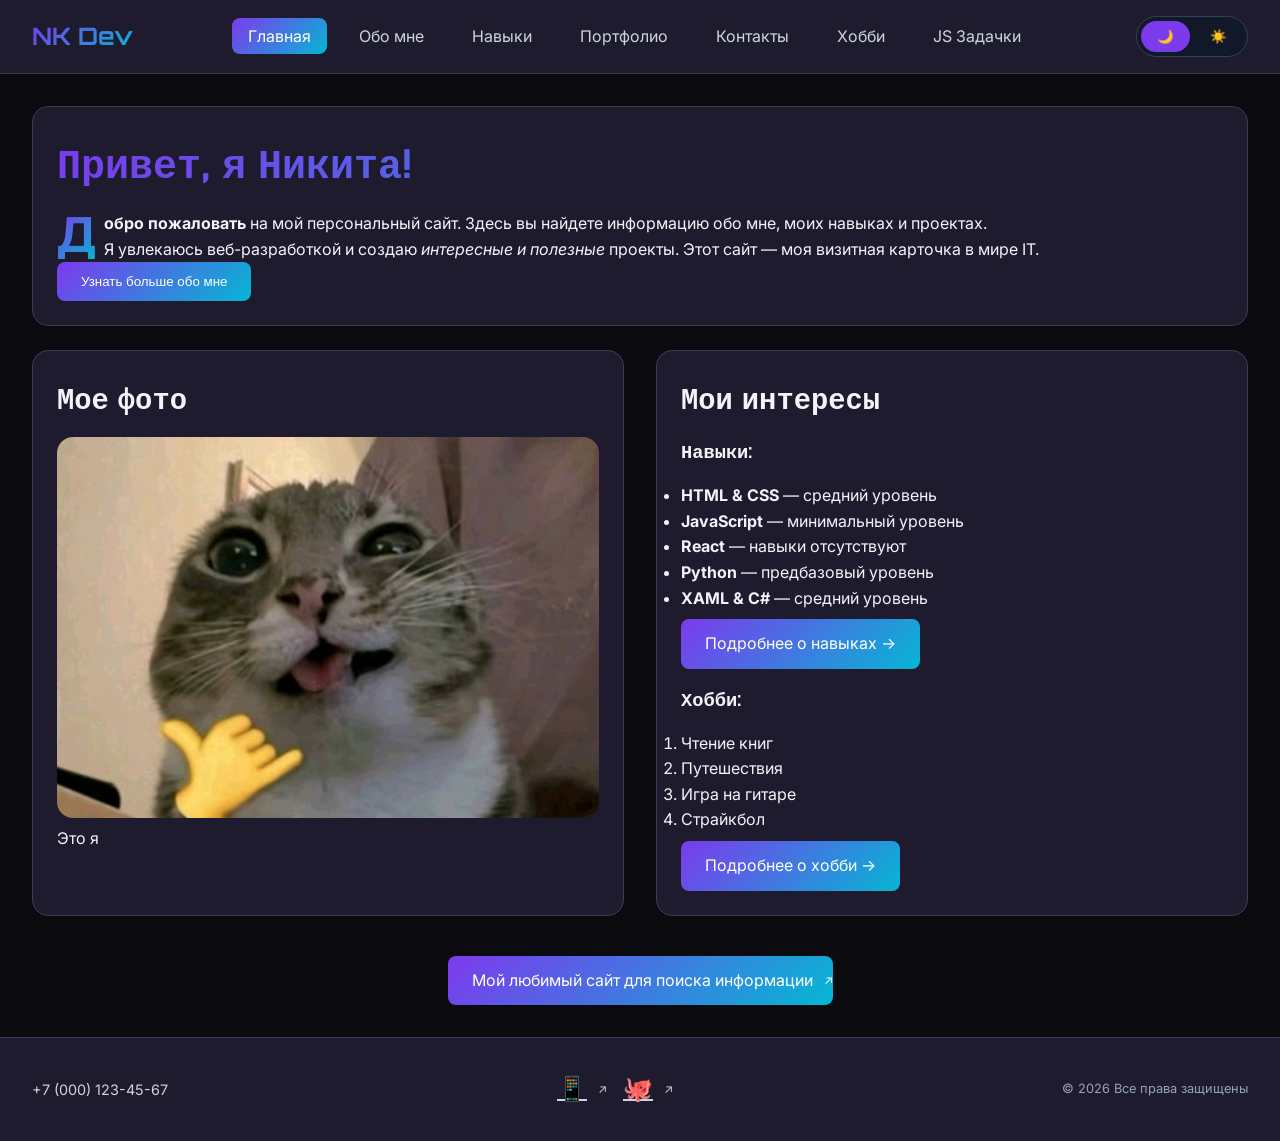
<file: Lab_works_Final/wwwroot/index.html>
﻿<!DOCTYPE html>
<html lang="ru">
<head>
    <meta charset="UTF-8" />
    <meta name="viewport" content="width=device-width, initial-scale=1.0" />
    <title>Главная | Никита — Веб-разработчик</title>
    <link rel="stylesheet" href="css/main.css" />
</head>
<body>
    <div id="header"></div>
    <main class="main-content" id="page-content"></main>
    <div id="footer"></div>
    <div id="modal" class="modal">
        <div class="modal-content">
            <h2>Уведомление</h2>
            <p id="modalMessage"></p>
            <button class="modal-close" id="closeModalBtn">Закрыть</button>
        </div>
    </div>
    <script type="module" src="js/main.js"></script>
</body>
</html>
</file>
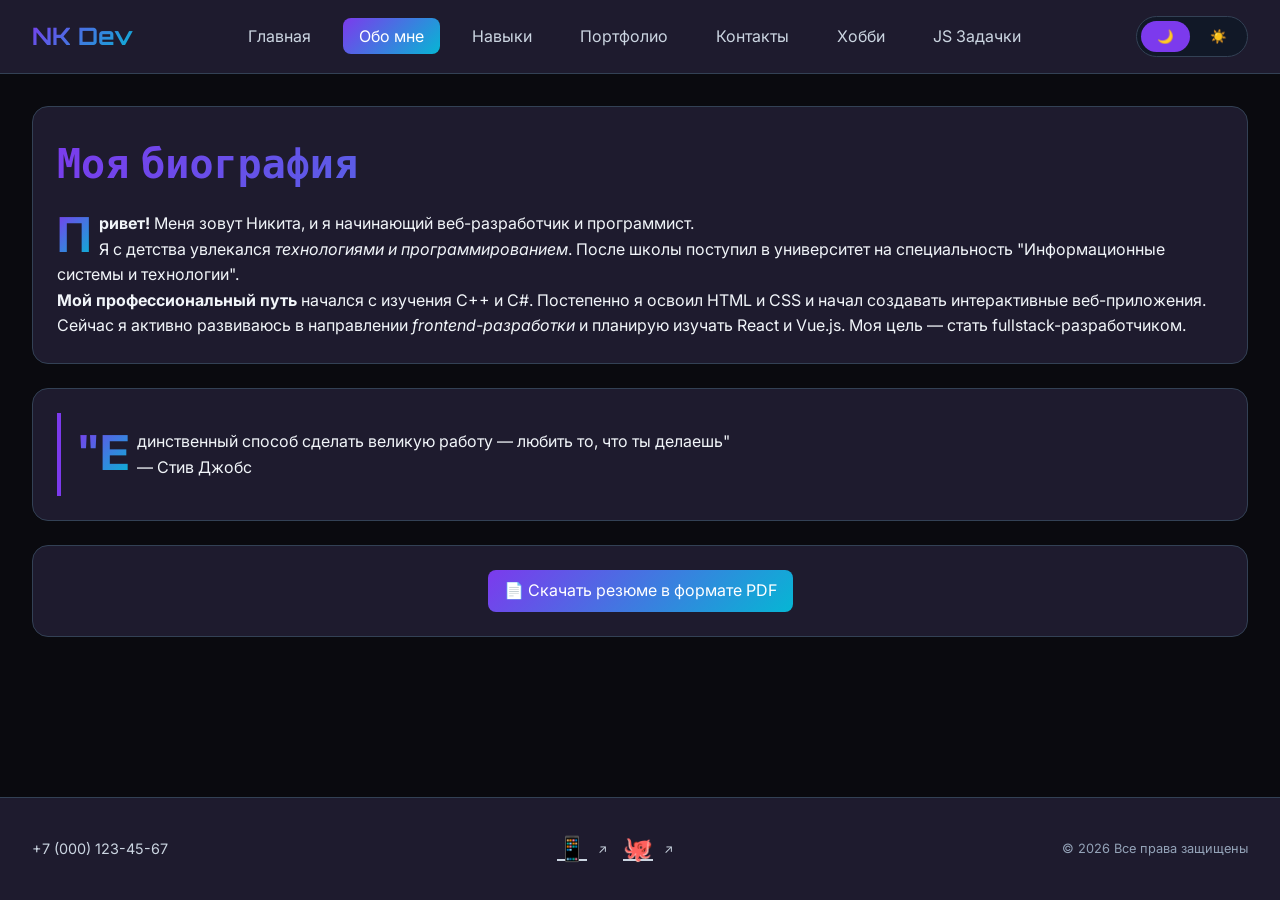
<file: Lab_works_Final/wwwroot/about.html>
﻿<!DOCTYPE html>
<html lang="ru">
<head>
    <meta charset="UTF-8">
    <meta name="viewport" content="width=device-width, initial-scale=1.0">
    <title>Обо мне | Никита — Веб-разработчик</title>
    <link rel="stylesheet" href="css/main.css">
</head>
<body>
    <div id="header"></div>
    <main class="main-content" id="page-content"></main>
    <div id="footer"></div>
    <div id="modal" class="modal">
        <div class="modal-content">
            <h2>Уведомление</h2>
            <p id="modalMessage"></p>
            <button class="modal-close" id="closeModalBtn">Закрыть</button>
        </div>
    </div>
    <script type="module" src="js/main.js"></script>
</body>
</html>
</file>
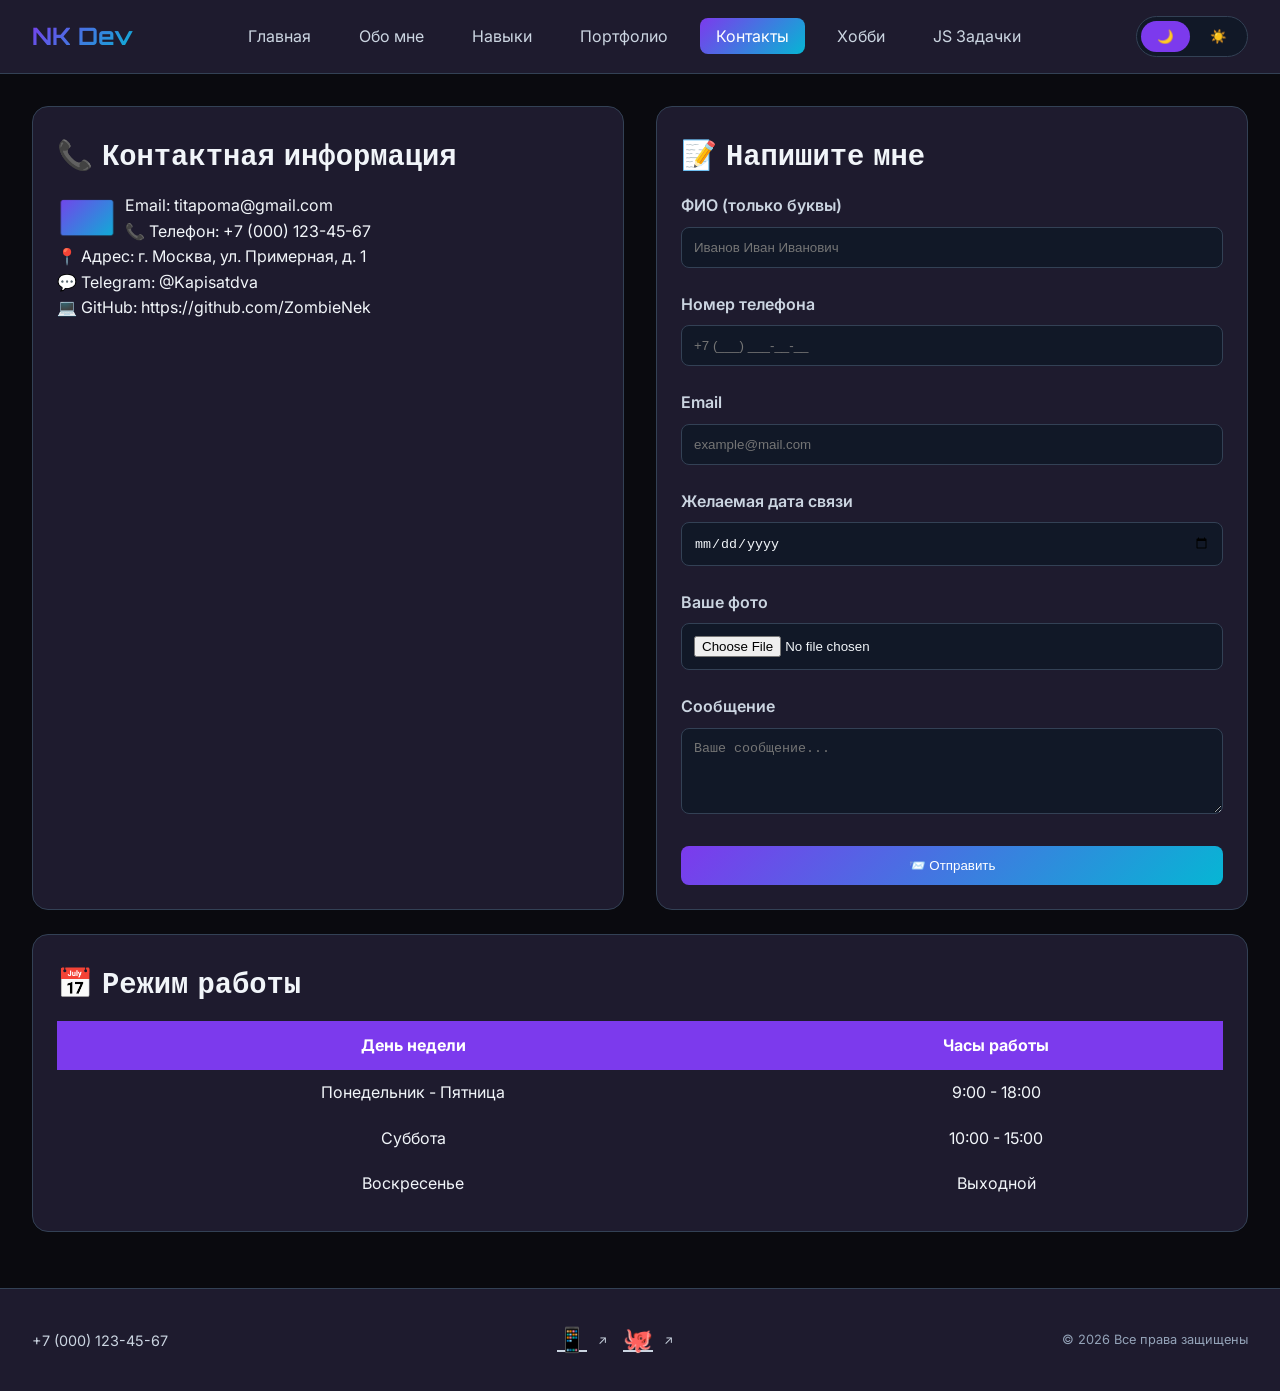
<file: Lab_works_Final/wwwroot/contacts.html>
﻿<!DOCTYPE html>
<html lang="ru">
<head>
    <meta charset="UTF-8">
    <meta name="viewport" content="width=device-width, initial-scale=1.0">
    <title>Контакты | Никита — Веб-разработчик</title>
    <link rel="stylesheet" href="css/main.css">
</head>
<body>
    <div id="header"></div>
    <main class="main-content" id="page-content"></main>
    <div id="footer"></div>
    <div id="modal" class="modal">
        <div class="modal-content">
            <h2>Уведомление</h2>
            <p id="modalMessage"></p>
            <button class="modal-close" id="closeModalBtn">Закрыть</button>
        </div>
    </div>
    <script type="module" src="js/main.js"></script>
</body>
</html>
</file>
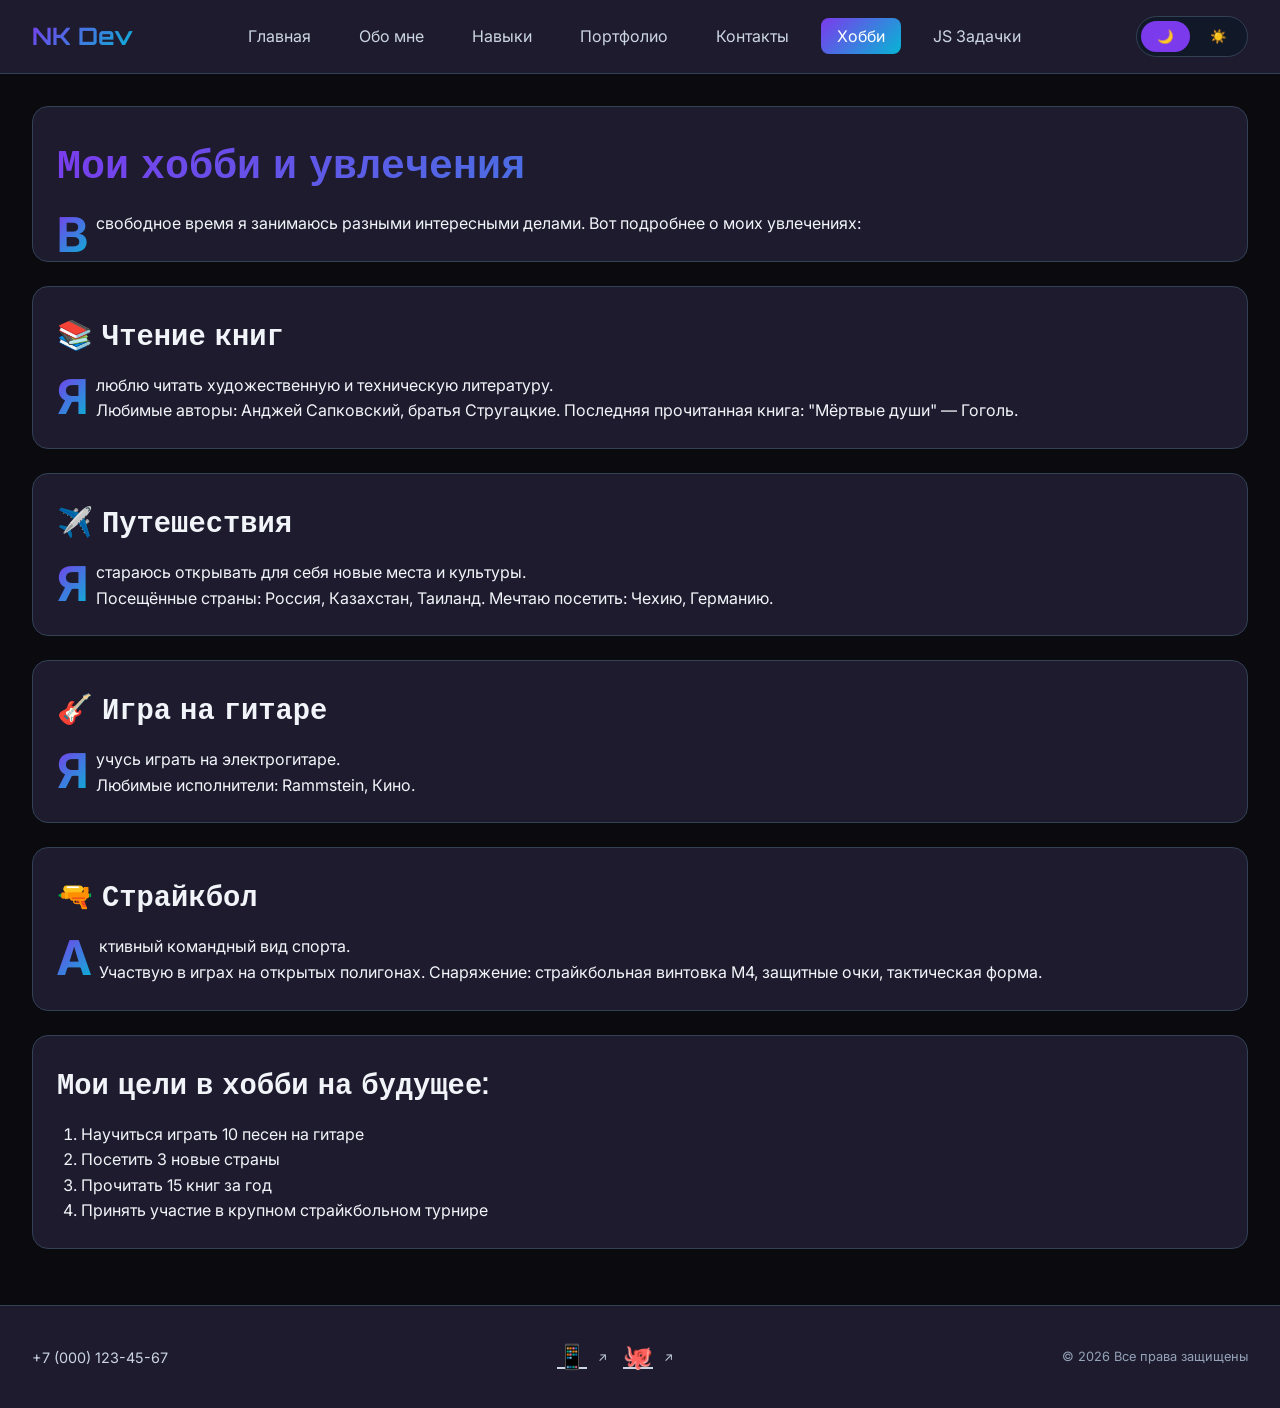
<file: Lab_works_Final/wwwroot/hobbies.html>
﻿<!DOCTYPE html>
<html lang="ru">
<head>
    <meta charset="UTF-8">
    <meta name="viewport" content="width=device-width, initial-scale=1.0">
    <title>Хобби | Никита — Веб-разработчик</title>
    <link rel="stylesheet" href="css/main.css">
</head>
<body>
    <div id="header"></div>
    <main class="main-content" id="page-content"></main>
    <div id="footer"></div>
    <div id="modal" class="modal">
        <div class="modal-content">
            <h2>Уведомление</h2>
            <p id="modalMessage"></p>
            <button class="modal-close" id="closeModalBtn">Закрыть</button>
        </div>
    </div>
    <script type="module" src="js/main.js"></script>
</body>
</html>
</file>
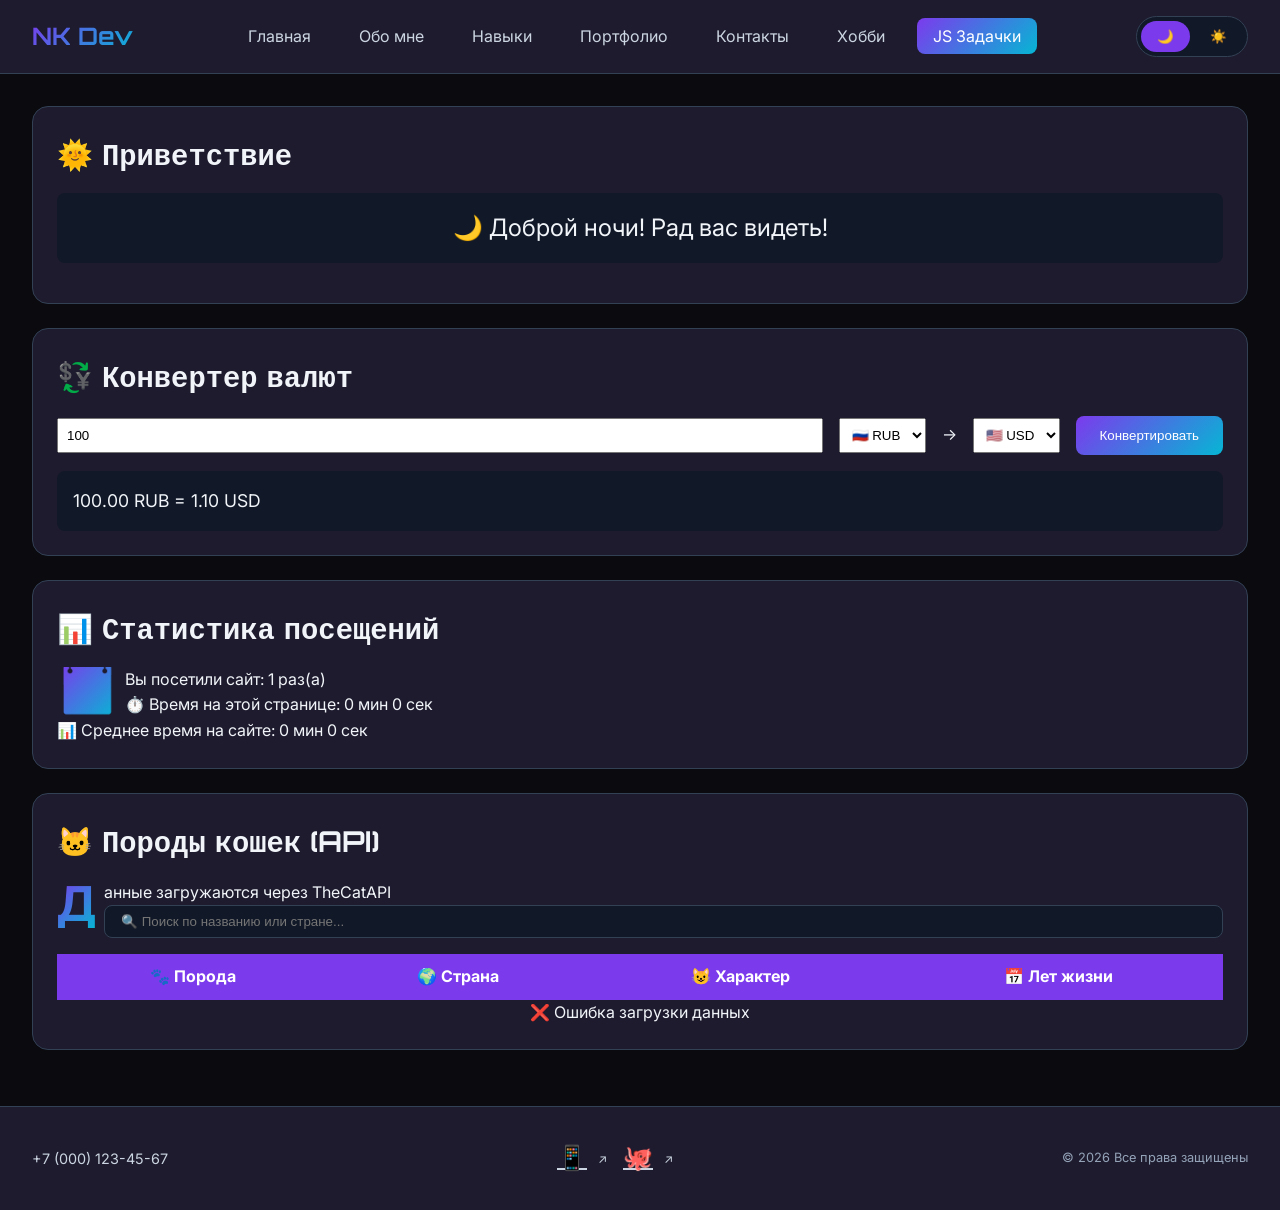
<file: Lab_works_Final/wwwroot/js-tasks.html>
﻿<!DOCTYPE html>
<html lang="ru">
<head>
    <meta charset="UTF-8">
    <meta name="viewport" content="width=device-width, initial-scale=1.0">
    <title>JS Задачки | Никита — Веб-разработчик</title>
    <link rel="stylesheet" href="css/main.css">
</head>
<body>
    <div id="header"></div>
    <main class="main-content" id="page-content"></main>
    <div id="footer"></div>
    <div id="modal" class="modal">
        <div class="modal-content">
            <h2>Уведомление</h2>
            <p id="modalMessage"></p>
            <button class="modal-close" id="closeModalBtn">Закрыть</button>
        </div>
    </div>
    <script type="module" src="js/main.js"></script>
</body>
</html>
</file>
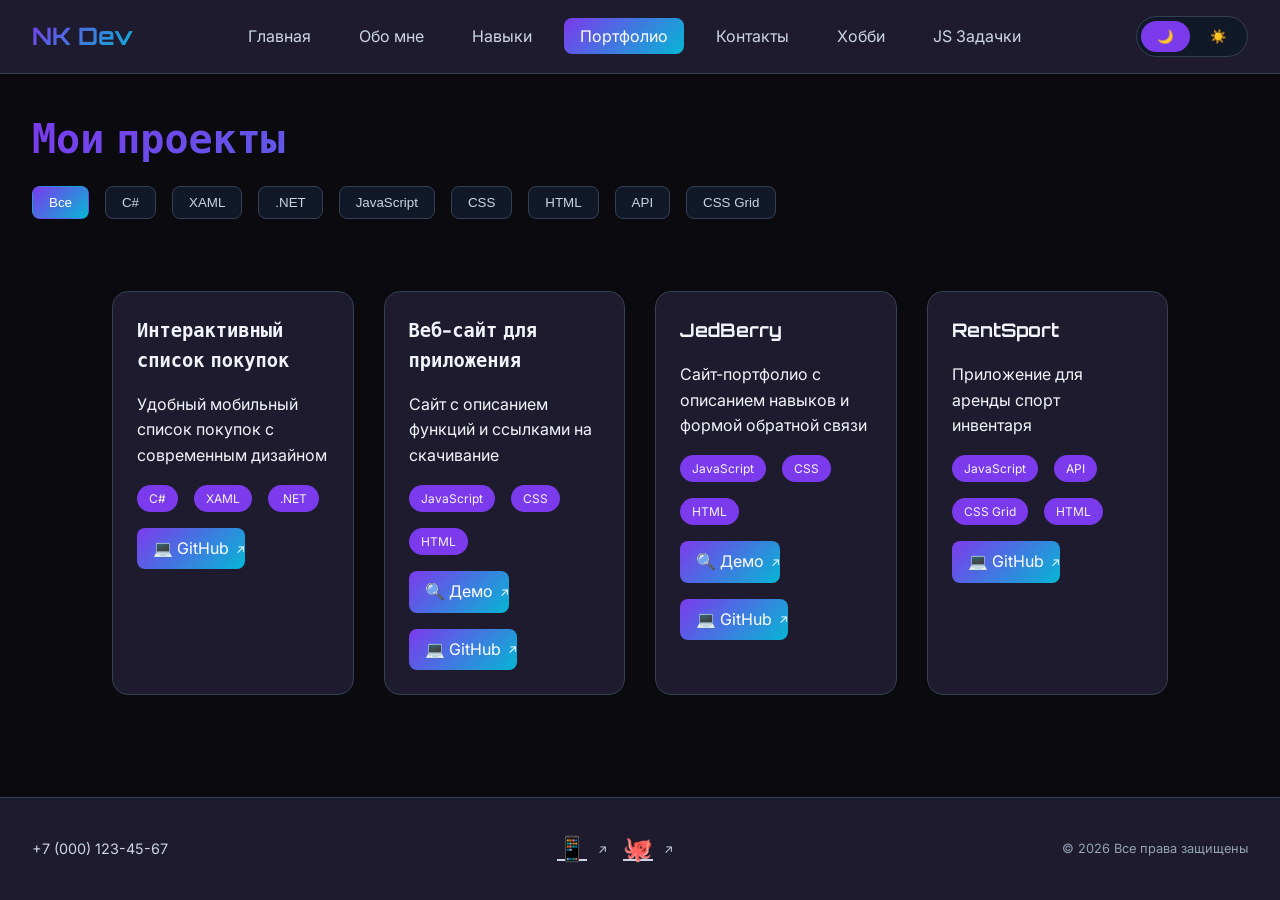
<file: Lab_works_Final/wwwroot/portfolio.html>
﻿<!DOCTYPE html>
<html lang="ru">
<head>
    <meta charset="UTF-8">
    <meta name="viewport" content="width=device-width, initial-scale=1.0">
    <title>Портфолио | Никита — Веб-разработчик</title>
    <link rel="stylesheet" href="css/main.css">
</head>
<body>
    <div id="header"></div>
    <main class="main-content" id="page-content"></main>
    <div id="footer"></div>
    <div id="modal" class="modal">
        <div class="modal-content">
            <h2>Уведомление</h2>
            <p id="modalMessage"></p>
            <button class="modal-close" id="closeModalBtn">Закрыть</button>
        </div>
    </div>
    <script type="module" src="js/main.js"></script>
</body>
</html>
</file>
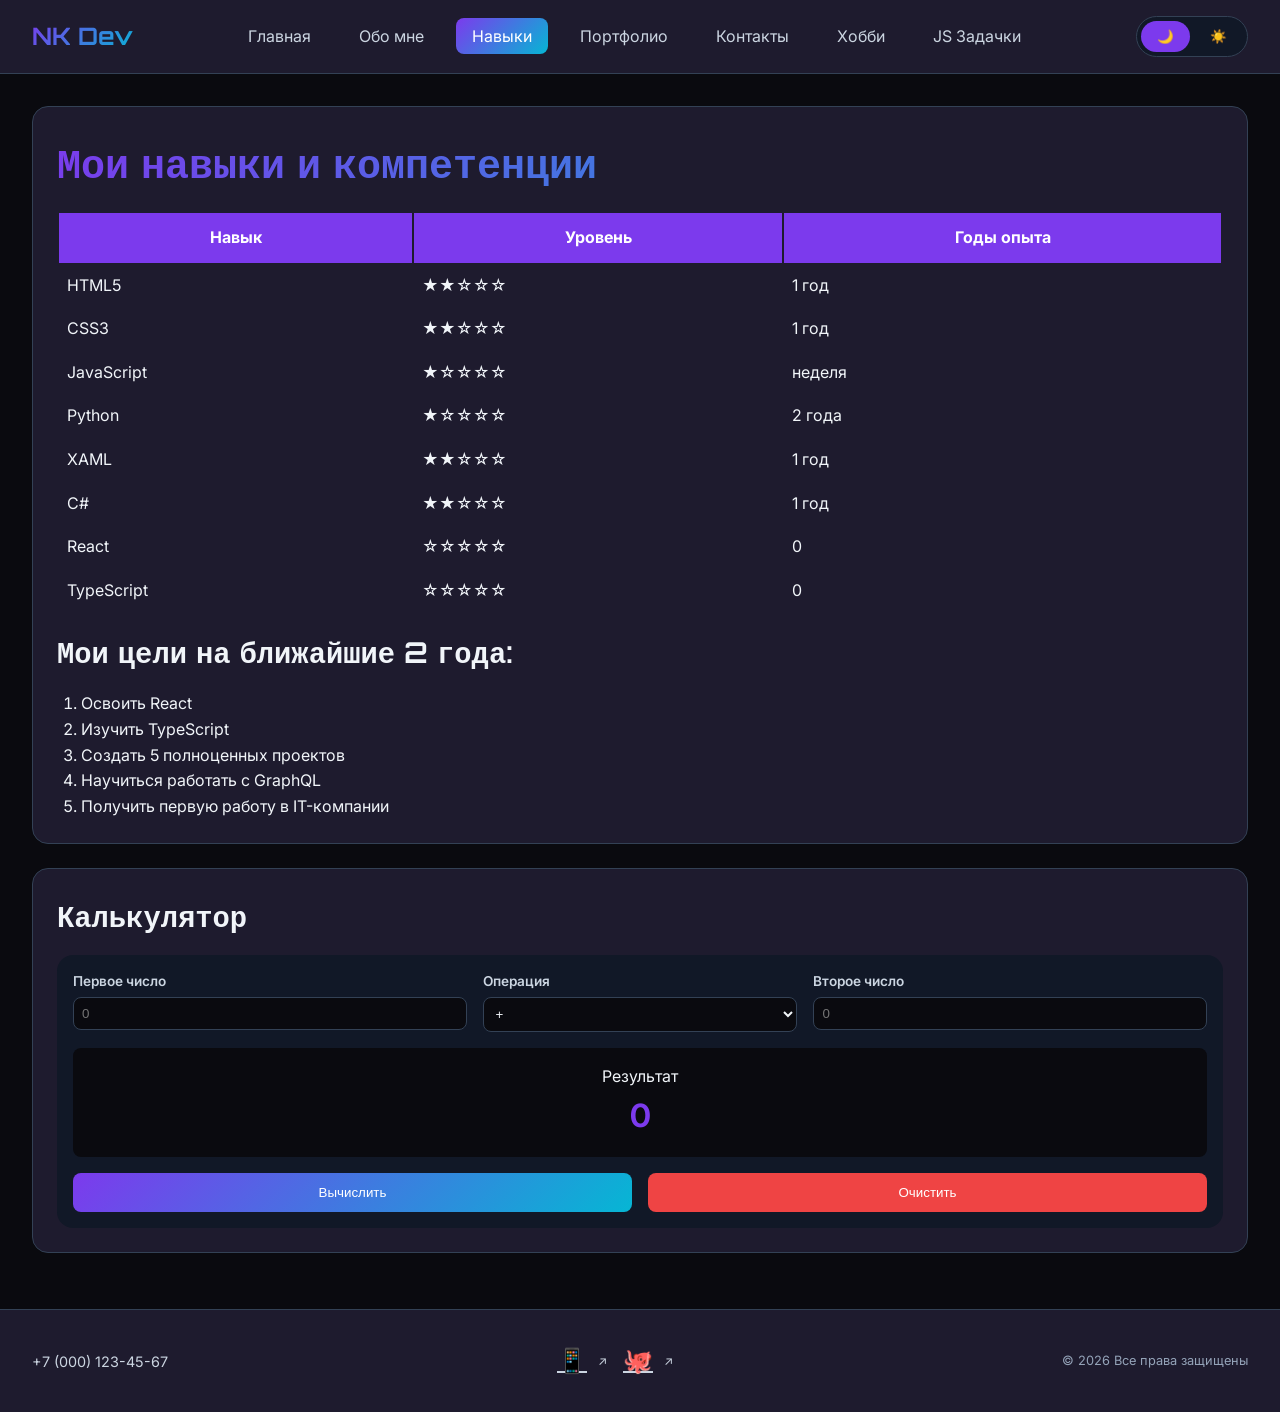
<file: Lab_works_Final/wwwroot/skills.html>
﻿<!DOCTYPE html>
<html lang="ru">
<head>
    <meta charset="UTF-8">
    <meta name="viewport" content="width=device-width, initial-scale=1.0">
    <title>Навыки | Никита — Веб-разработчик</title>
    <link rel="stylesheet" href="css/main.css">
</head>
<body>
    <div id="header"></div>
    <main class="main-content" id="page-content"></main>
    <div id="footer"></div>
    <div id="modal" class="modal">
        <div class="modal-content">
            <h2>Уведомление</h2>
            <p id="modalMessage"></p>
            <button class="modal-close" id="closeModalBtn">Закрыть</button>
        </div>
    </div>
    <script type="module" src="js/main.js"></script>
</body>
</html>
</file>
<file: Lab_works_Final/wwwroot/css/main.css>
﻿
@import url('https://fonts.googleapis.com/css2?family=Inter:opsz,wght@14..32,300;14..32,400;14..32,600;14..32,700&family=Orbitron:wght@400;600;700&display=swap');

/* Переменные (светлая тема)  */
:root {
    --primary: #7c3aed;
    --primary-dark: #5b21b6;
    --primary-light: #a78bfa;
    --secondary: #06b6d4;
    --secondary-dark: #0891b2;
    --accent: #8b5cf6;
    --bg-primary: #ffffff;
    --bg-secondary: #f8fafc;
    --bg-card: #ffffff;
    --bg-dark: #0f172a;
    --text-primary: #1e293b;
    --text-secondary: #64748b;
    --text-light: #94a3b8;
    --text-inverse: #ffffff;
    --border: #e2e8f0;
    --shadow-sm: 0 1px 2px 0 rgb(0 0 0 / 0.05);
    --shadow-md: 0 4px 6px -1px rgb(0 0 0 / 0.1);
    --shadow-lg: 0 10px 15px -3px rgb(0 0 0 / 0.1);
    --shadow-xl: 0 20px 25px -5px rgb(0 0 0 / 0.1);
    --transition: all 0.3s cubic-bezier(0.4, 0, 0.2, 1);
    --border-radius: 16px;
    --border-radius-sm: 8px;
}

/* Тёмная тема (по умолчанию) */
:root {
    --bg-primary: #0a0a0f;
    --bg-secondary: #111827;
    --bg-card: #1e1b2e;
    --bg-dark: #020617;
    --text-primary: #f1f5f9;
    --text-secondary: #cbd5e1;
    --text-light: #94a3b8;
    --border: #334155;
}


    /* Активация светлой темы */
    :root.light-theme {
        --bg-primary: #ffffff;
        --bg-secondary: #f8fafc;
        --bg-card: #ffffff;
        --bg-dark: #f1f5f9;
        --text-primary: #1e293b;
        --text-secondary: #475569;
        --text-light: #94a3b8;
        --border: #e2e8f0;
    }

/* Глобальные стили */
* {
    margin: 0;
    padding: 0;
    box-sizing: border-box;
}

body {
    font-family: 'Inter', sans-serif;
    background: var(--bg-primary);
    color: var(--text-primary);
    line-height: 1.6;
    min-height: 100vh;
    display: flex;
    flex-direction: column;
    transition: var(--transition);
}


/* Селекторы атрибутов */
a[href^="https://"] {
    position: relative;
    padding-right: 20px;
}

    a[href^="https://"]::after {
        content: "↗";
        position: absolute;
        right: 0;
        top: 50%;
        transform: translateY(-50%);
        font-size: 12px;
    }

a[href$=".pdf"] {
    background: linear-gradient(135deg, var(--primary), var(--secondary));
    padding: 8px 16px;
    border-radius: var(--border-radius-sm);
    display: inline-block;
}

input[required] {
    border-left: 3px solid var(--primary);
}

input[type="submit"],
button[type="submit"] {
    background: linear-gradient(135deg, var(--primary), var(--secondary));
    color: white;
    border: none;
    cursor: pointer;
}


/* Шапка и навигация */
.header {
    background: var(--bg-card);
    border-bottom: 1px solid var(--border);
    padding: 1rem 2rem;
    position: sticky;
    top: 0;
    z-index: 100;
    backdrop-filter: blur(10px);
}

.nav-container {
    max-width: 1400px;
    margin: 0 auto;
    display: flex;
    justify-content: space-between;
    align-items: center;
    flex-wrap: wrap;
}

.logo {
    font-family: 'Orbitron', monospace;
    font-size: 1.5rem;
    font-weight: 700;
    background: linear-gradient(135deg, var(--primary), var(--secondary));
    -webkit-background-clip: text;
    background-clip: text;
    color: transparent;
}

.nav-menu {
    display: flex;
    gap: 1rem;
    flex-wrap: wrap;
    list-style: none;
}

    .nav-menu li a {
        padding: 0.5rem 1rem;
        border-radius: var(--border-radius-sm);
        transition: var(--transition);
        color: var(--text-secondary);
        text-decoration: none;
    }

        .nav-menu li a:hover {
            background: var(--primary);
            color: white;
        }

        .nav-menu li a.active {
            background: linear-gradient(135deg, var(--primary), var(--secondary));
            color: white;
        }

/* Бургер-меню*/
.burger-btn {
    display: none;
    flex-direction: column;
    gap: 6px;
    cursor: pointer;
}

    .burger-btn span {
        width: 25px;
        height: 2px;
        background: var(--text-primary);
        transition: var(--transition);
    }

#menuToggle {
    display: none;
}


/* Основные блоки и карточки */
.main-content {
    flex: 1;
    max-width: 1400px;
    margin: 0 auto;
    padding: 2rem;
    width: 100%;
}

.card {
    background: var(--bg-card);
    border-radius: var(--border-radius);
    padding: 1.5rem;
    margin-bottom: 1.5rem;
    border: 1px solid var(--border);
    transition: var(--transition);
}

    .card:hover {
        transform: translateY(-4px);
        box-shadow: var(--shadow-lg);
    }

    .card p:first-of-type::first-letter {
        font-size: 3rem;
        font-weight: 700;
        background: linear-gradient(135deg, var(--primary), var(--secondary));
        -webkit-background-clip: text;
        background-clip: text;
        color: transparent;
        float: left;
        margin-right: 0.5rem;
        line-height: 1;
    }


/* Заголовки */
h1, h2, h3, h4, h5, h6 {
    font-family: 'Orbitron', monospace;
    margin-bottom: 1rem;
}

h1 {
    font-size: 2.5rem;
    background: linear-gradient(135deg, var(--primary), var(--secondary));
    -webkit-background-clip: text;
    background-clip: text;
    color: transparent;
}

h2 {
    font-size: 1.8rem;
    color: var(--text-primary);
}


/* Портфолио */
.projects-grid {
    display: grid;
    grid-template-columns: repeat(auto-fill, minmax(300px, 1fr));
    gap: 1.5rem;
}

.project-card {
    background: var(--bg-card);
    border-radius: var(--border-radius);
    padding: 1.5rem;
    border: 1px solid var(--border);
    transition: var(--transition);
    display: flex;
    flex-direction: column;
}

    .project-card:hover {
        transform: translateY(-8px);
        box-shadow: var(--shadow-xl);
        border-color: var(--primary);
    }

.filter-bar {
    display: flex;
    gap: 1rem;
    margin-bottom: 2rem;
    flex-wrap: wrap;
}

.filter-btn {
    padding: 0.5rem 1rem;
    border-radius: var(--border-radius-sm);
    background: var(--bg-secondary);
    color: var(--text-secondary);
    border: 1px solid var(--border);
    cursor: pointer;
    transition: var(--transition);
}

    .filter-btn:hover,
    .filter-btn.active {
        background: linear-gradient(135deg, var(--primary), var(--secondary));
        color: white;
        border-color: transparent;
    }


/* Таблицы */
.ram-table-container {
    overflow-x: auto;
    margin-top: 2rem;
}

.ram-table {
    width: 100%;
    border-collapse: collapse;
    background: var(--bg-card);
    border-radius: var(--border-radius);
    overflow: hidden;
}

    .ram-table th {
        background: linear-gradient(135deg, var(--primary), var(--secondary));
        color: white;
        padding: 1rem;
        text-align: left;
        cursor: pointer;
    }

    .ram-table td {
        padding: 0.75rem 1rem;
        border-bottom: 1px solid var(--border);
    }

    .ram-table tr:hover {
        background: rgba(124, 58, 237, 0.1);
    }

.table-filters {
    display: flex;
    gap: 1rem;
    margin-bottom: 1rem;
    flex-wrap: wrap;
}

.table-search {
    padding: 0.5rem 1rem;
    border-radius: var(--border-radius-sm);
    border: 1px solid var(--border);
    background: var(--bg-secondary);
    color: var(--text-primary);
    flex: 1;
}


/* Формы и валидация */
.form-group {
    margin-bottom: 1.5rem;
}

    .form-group label {
        display: block;
        margin-bottom: 0.5rem;
        font-weight: 600;
        color: var(--text-secondary);
    }

    .form-group input,
    .form-group textarea,
    .form-group select {
        width: 100%;
        padding: 0.75rem;
        border-radius: var(--border-radius-sm);
        border: 1px solid var(--border);
        background: var(--bg-secondary);
        color: var(--text-primary);
        transition: var(--transition);
    }

        .form-group input:focus,
        .form-group textarea:focus,
        .form-group select:focus {
            outline: none;
            border-color: var(--primary);
            box-shadow: 0 0 0 2px rgba(124, 58, 237, 0.2);
        }

        .form-group input.valid-field {
            border-color: #10b981;
        }

        .form-group input.invalid-field {
            border-color: #ef4444;
        }

.error-message {
    color: #ef4444;
    font-size: 0.75rem;
    margin-top: 0.25rem;
    display: block;
}


/* Кнопки */
.btn {
    padding: 0.75rem 1.5rem;
    border-radius: var(--border-radius-sm);
    background: linear-gradient(135deg, var(--primary), var(--secondary));
    color: white;
    border: none;
    cursor: pointer;
    transition: var(--transition);
    text-decoration: none;
    display: inline-block;
}

    .btn:hover {
        transform: translateY(-2px);
        box-shadow: var(--shadow-lg);
    }


/* Модальное окно */
.modal {
    display: none;
    position: fixed;
    top: 0;
    left: 0;
    width: 100%;
    height: 100%;
    background: rgba(0, 0, 0, 0.8);
    backdrop-filter: blur(4px);
    z-index: 1000;
    justify-content: center;
    align-items: center;
}

.modal-content {
    background: var(--bg-card);
    padding: 2rem;
    border-radius: var(--border-radius);
    max-width: 400px;
    width: 90%;
    text-align: center;
    border: 1px solid var(--border);
}

.modal-close {
    margin-top: 1rem;
    padding: 0.5rem 1rem;
    background: var(--primary);
    color: white;
    border: none;
    border-radius: var(--border-radius-sm);
    cursor: pointer;
}


/* Переключатель темы */
.theme-switch {
    background: var(--bg-secondary);
    border: 1px solid var(--border);
    border-radius: 2rem;
    padding: 0.25rem;
    display: flex;
    gap: 0.25rem;
    cursor: pointer;
}

    .theme-switch button {
        padding: 0.5rem 1rem;
        border-radius: 1.5rem;
        background: transparent;
        border: none;
        color: var(--text-secondary);
        cursor: pointer;
        transition: var(--transition);
    }

        .theme-switch button.active {
            background: var(--primary);
            color: white;
        }


/* Калькулятор */
.calculator {
    background: var(--bg-secondary);
    border-radius: var(--border-radius);
    padding: 1rem;
}

.calc-inputs {
    display: grid;
    grid-template-columns: 1fr 0.8fr 1fr;
    gap: 1rem;
    margin-bottom: 1rem;
}

.input-group {
    display: flex;
    flex-direction: column;
    gap: 0.25rem;
}

    .input-group label {
        font-size: 0.85rem;
        font-weight: 600;
        color: var(--text-secondary);
    }

    .input-group input,
    .input-group select {
        padding: 0.5rem;
        border-radius: var(--border-radius-sm);
        border: 1px solid var(--border);
        background: var(--bg-primary);
        color: var(--text-primary);
    }

.calc-result {
    text-align: center;
    padding: 1rem;
    background: var(--bg-primary);
    border-radius: var(--border-radius-sm);
    margin-bottom: 1rem;
}

.result-display {
    font-size: 2rem;
    font-weight: 700;
    color: var(--primary);
    min-height: 3rem;
}

.calc-actions {
    display: flex;
    gap: 1rem;
}


/* Подвал */
.footer {
    background: var(--bg-card);
    border-top: 1px solid var(--border);
    padding: 2rem;
    text-align: center;
    margin-top: auto;
    display: flex;
    justify-content: space-between;
    align-items: center;
    flex-wrap: wrap;
    gap: 1rem;
}

.footer-contacts p {
    color: var(--text-secondary);
    font-size: 0.9rem;
}

.footer-social {
    display: flex;
    gap: 1rem;
}

    .footer-social a {
        color: var(--text-secondary);
        font-size: 1.5rem;
        transition: var(--transition);
    }

        .footer-social a:hover {
            color: var(--primary);
            transform: scale(1.1);
        }

.footer-copyright p {
    color: var(--text-light);
    font-size: 0.8rem;
}


/* Адаптив */

/* Мобильные (до 550px) */
@media (max-width: 550px) {
    .burger-btn {
        display: flex;
    }

    .nav-menu {
        display: none;
        width: 100%;
        flex-direction: column;
        padding-top: 1rem;
        gap: 0.5rem;
    }

    #menuToggle:checked ~ .nav-menu {
        display: flex;
    }

    .nav-menu li a {
        display: block;
        width: 100%;
        text-align: center;
    }

    .projects-grid {
        grid-template-columns: 1fr !important;
        gap: 15px;
        padding: 10px;
    }

    .main-content {
        padding: 0.8rem;
    }

    h1 {
        font-size: 1.5rem;
    }

    h2 {
        font-size: 1.2rem;
    }

    .container {
        flex-direction: column !important;
    }

    .flex {
        flex-direction: column;
    }

    .card {
        padding: 0.8rem;
        margin-bottom: 1rem;
    }

    .calc-inputs {
        grid-template-columns: 1fr;
    }

    .filter-bar {
        flex-direction: column;
        gap: 8px;
    }

    .filter-btn {
        width: 100%;
    }

    table {
        font-size: 12px;
    }

    th, td {
        padding: 6px !important;
    }

    .footer {
        flex-direction: column;
        gap: 0.5rem;
    }
}

/* Планшеты (551px - 900px) */
@media (min-width: 551px) and (max-width: 899px) {
    .burger-btn {
        display: flex;
    }

    .nav-menu {
        display: none;
        width: 100%;
        flex-direction: column;
        padding-top: 1rem;
        gap: 0.5rem;
    }

    #menuToggle:checked ~ .nav-menu {
        display: flex;
    }

    .nav-menu li a {
        display: block;
        width: 100%;
        text-align: center;
    }

    .projects-grid {
        grid-template-columns: repeat(2, 1fr);
        gap: 20px;
        padding: 20px;
    }

    .container {
        flex-direction: row;
        flex-wrap: wrap;
    }

    .calc-inputs {
        grid-template-columns: 1fr 1fr;
    }
}

/* Десктоп (900px+) */
@media (min-width: 900px) {
    .burger-btn {
        display: none;
    }

    .nav-menu {
        display: flex !important;
        flex-direction: row;
    }

    .projects-grid {
        grid-template-columns: repeat(3, 1fr);
        gap: 25px;
        padding: 30px 40px;
    }
}

/* Большие экраны (1200px+) */
@media (min-width: 1200px) {
    .projects-grid {
        grid-template-columns: repeat(4, 1fr);
        gap: 30px;
        padding: 40px 80px;
    }
}


/* Утилиты */
.text-center {
    text-align: center;
}

.mt-2 {
    margin-top: 1rem;
}

.mb-2 {
    margin-bottom: 1rem;
}

.flex {
    display: flex;
    gap: 1rem;
    flex-wrap: wrap;
}

.container {
    display: flex;
    flex-wrap: wrap;
    gap: 2rem;
}

    .container > * {
        flex: 1;
        min-width: 280px;
    }


/* Анимация загрузчика */
.loader {
    display: inline-block;
    width: 20px;
    height: 20px;
    border: 2px solid var(--border);
    border-top: 2px solid var(--primary);
    border-radius: 50%;
    animation: spin 0.8s linear infinite;
    margin-left: 10px;
}

@keyframes spin {
    0% {
        transform: rotate(0deg);
    }

    100% {
        transform: rotate(360deg);
    }
}


/* Приветствие и статистика */
.greeting {
    font-size: 1.5rem;
    text-align: center;
    padding: 1rem;
    background: var(--bg-secondary);
    border-radius: var(--border-radius-sm);
    margin-bottom: 1rem;
}

.result {
    margin-top: 1rem;
    padding: 1rem;
    background: var(--bg-secondary);
    border-radius: var(--border-radius-sm);
    font-size: 1.1rem;
}
</file>
